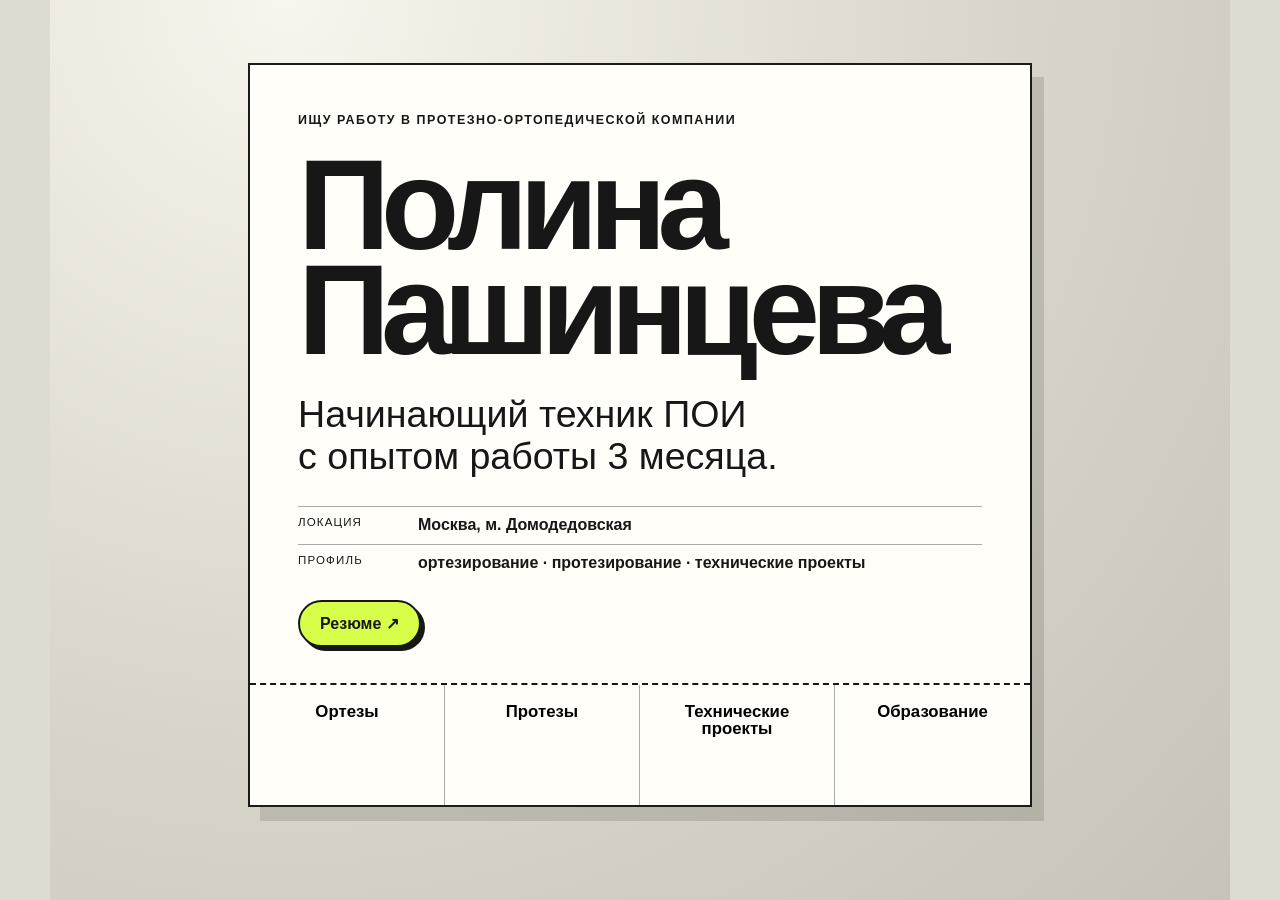
<file: index.html>
<!DOCTYPE html>

<html lang="ru">
<head>
<meta charset="utf-8"/>
<meta content="width=device-width,initial-scale=1" name="viewport"/>
<meta content="Портфолио Полины Пашинцевой — начинающего техника ПОИ" name="description"/>
<title>Полина Пашинцева — техник ПОИ</title>
<link href="styles.css" rel="stylesheet"/>
</head>
<body>
<main id="app">
<section aria-labelledby="intro-title" class="screen intro active" id="intro">
<div class="notice-wrap">
<article class="notice">
<p class="eyebrow">Ищу работу в протезно-ортопедической компании</p>
<h1 id="intro-title">Полина<br/>Пашинцева</h1>
<p class="lead">Начинающий техник ПОИ<br/>с опытом работы 3 месяца.</p>
<dl class="facts">
<div><dt>Локация</dt><dd>Москва, м. Домодедовская</dd></div>
<div><dt>Профиль</dt><dd>ортезирование · протезирование · технические проекты</dd></div>
</dl>
<a class="resume-btn" href="assets/docs/resume.pdf" rel="noopener" target="_blank">Резюме ↗</a>
<div aria-hidden="true" class="tear-line"></div>
<nav aria-label="Разделы портфолио" class="tear-tabs">
<button data-target="orthoses">Ортезы</button>
<button data-target="prostheses">Протезы</button>
<button data-target="projects">Технические проекты</button>
<button data-target="education">Образование</button>
</nav>
</article>
</div>
</section>
<section aria-labelledby="orthoses-title" class="screen" id="orthoses">
<header class="section-head"><div><p class="section-no">02</p><h2 id="orthoses-title">Ортезы</h2></div><button class="back" data-target="intro">← Назад</button></header>
<div class="category"><h3>Тутора</h3>
<div class="gallery">
<figure><img alt="Тутора в процессе изготовления" loading="lazy" src="assets/images/tutor-process.jpg"/></figure>
<figure><img alt="Готовые индивидуальные тутора" loading="lazy" src="assets/images/tutor-ready.jpg"/></figure>
<figure><img alt="Примерка туторов на пациенте" loading="lazy" src="assets/images/tutor-fitting.jpg"/></figure>
</div>
</div>
<div class="category"><h3>Аппараты</h3>
<div class="gallery">
<figure><img alt="Аппараты с декоративным принтом" loading="lazy" src="assets/images/apparatus-snake.jpg"/></figure>
<figure><img alt="Аппараты с шарнирными соединениями" loading="lazy" src="assets/images/apparatus-shark.jpg"/></figure>
<figure><img alt="Карбоновые элементы аппаратов" loading="lazy" src="assets/images/apparatus-carbon.jpg"/></figure>
</div>
</div>
<button class="bottom-back back" data-target="intro">← На главную</button>
</section>
<section aria-labelledby="prostheses-title" class="screen" id="prostheses">
<header class="section-head"><div><p class="section-no">03</p><h2 id="prostheses-title">Протезы</h2></div><button class="back" data-target="intro">← Назад</button></header>
<div class="category"><h3>Бионические</h3>
<div class="gallery gallery-two">
<figure><img alt="Приёмная гильза бионического протеза" loading="lazy" src="assets/images/bionic-socket.jpg"/></figure>
<figure><img alt="Внутренняя гильза протеза" loading="lazy" src="assets/images/bionic-insert.jpg"/></figure>
</div>
</div>
<div class="category"><h3>Тяговые</h3>
<div class="gallery gallery-one"><figure><img alt="Тяговый протез предплечья на пользователе" loading="lazy" src="assets/images/body-powered.jpg"/></figure></div>
</div>
<button class="bottom-back back" data-target="intro">← На главную</button>
</section>
<section aria-labelledby="projects-title" class="screen" id="projects">
<header class="section-head"><div><p class="section-no">04</p><h2 id="projects-title">Технические проекты</h2></div><button class="back" data-target="intro">← Назад</button></header>




<div class="project-launcher">
<a class="project-launch-button" href="emg.html"><span>01</span><strong>Измерение усилия открытия упаковки с помощью ЭМГ</strong><em>Arduino · EMG · эксперимент · анализ данных →</em></a>
<a class="project-launch-button" href="comment-analysis.html"><span>02</span><strong>Бот для анализа комментариев</strong><em>Python · Telegram · YouTube/VK API · VADER →</em></a>
<a class="project-launch-button" href="gait-analysis.html"><span>03</span><strong>Анализ походки и позы</strong><em>React · MediaPipe · компьютерное зрение →</em></a>
</div><button class="bottom-back back" data-target="intro">← На главную</button>
</section>
<section aria-labelledby="education-title" class="screen" id="education">
<header class="section-head"><div><p class="section-no">05</p><h2 id="education-title">Образование</h2></div><button class="back" data-target="intro">← Назад</button></header>
<p class="education-intro">Сейчас прохожу профессиональную переподготовку по программе «Инженер-технолог по протезированию верхних и нижних конечностей». Программа включает 438 академических часов теории и практики. Диплом получу в сентябре 2026 года.</p>
<div class="docs-grid">
<a class="doc-card" href="assets/docs/study-certificate.pdf" rel="noopener" target="_blank"><img alt="Превью справки об обучении" src="assets/images/study-certificate-preview.jpg"/><div><span>PDF</span><h3>Справка об обучении</h3><p>Подтверждение текущего обучения и сроков программы.</p></div></a>
<a class="doc-card" href="assets/docs/program.pdf" rel="noopener" target="_blank"><img alt="Превью модульной программы" src="assets/images/program-preview.jpg"/><div><span>PDF</span><h3>Программа обучения</h3><p>Модули, практика и общая длительность — 438 часов.</p></div></a>
<a class="doc-card" href="assets/docs/prof-standard.pdf" rel="noopener" target="_blank"><img alt="Превью профессионального стандарта" src="assets/images/prof-standard-preview.jpg"/><div><span>PDF</span><h3>Профстандарт</h3><p>Профессиональный стандарт «Инженер-протезист».</p></div></a>
</div>
<button class="bottom-back back" data-target="intro">← На главную</button>
</section>
</main>
<dialog id="lightbox"><button aria-label="Закрыть" id="lightbox-close">×</button><img alt="Увеличенное изображение" id="lightbox-img"/></dialog>
<script src="script.js"></script>
</body>
</html>
</file>
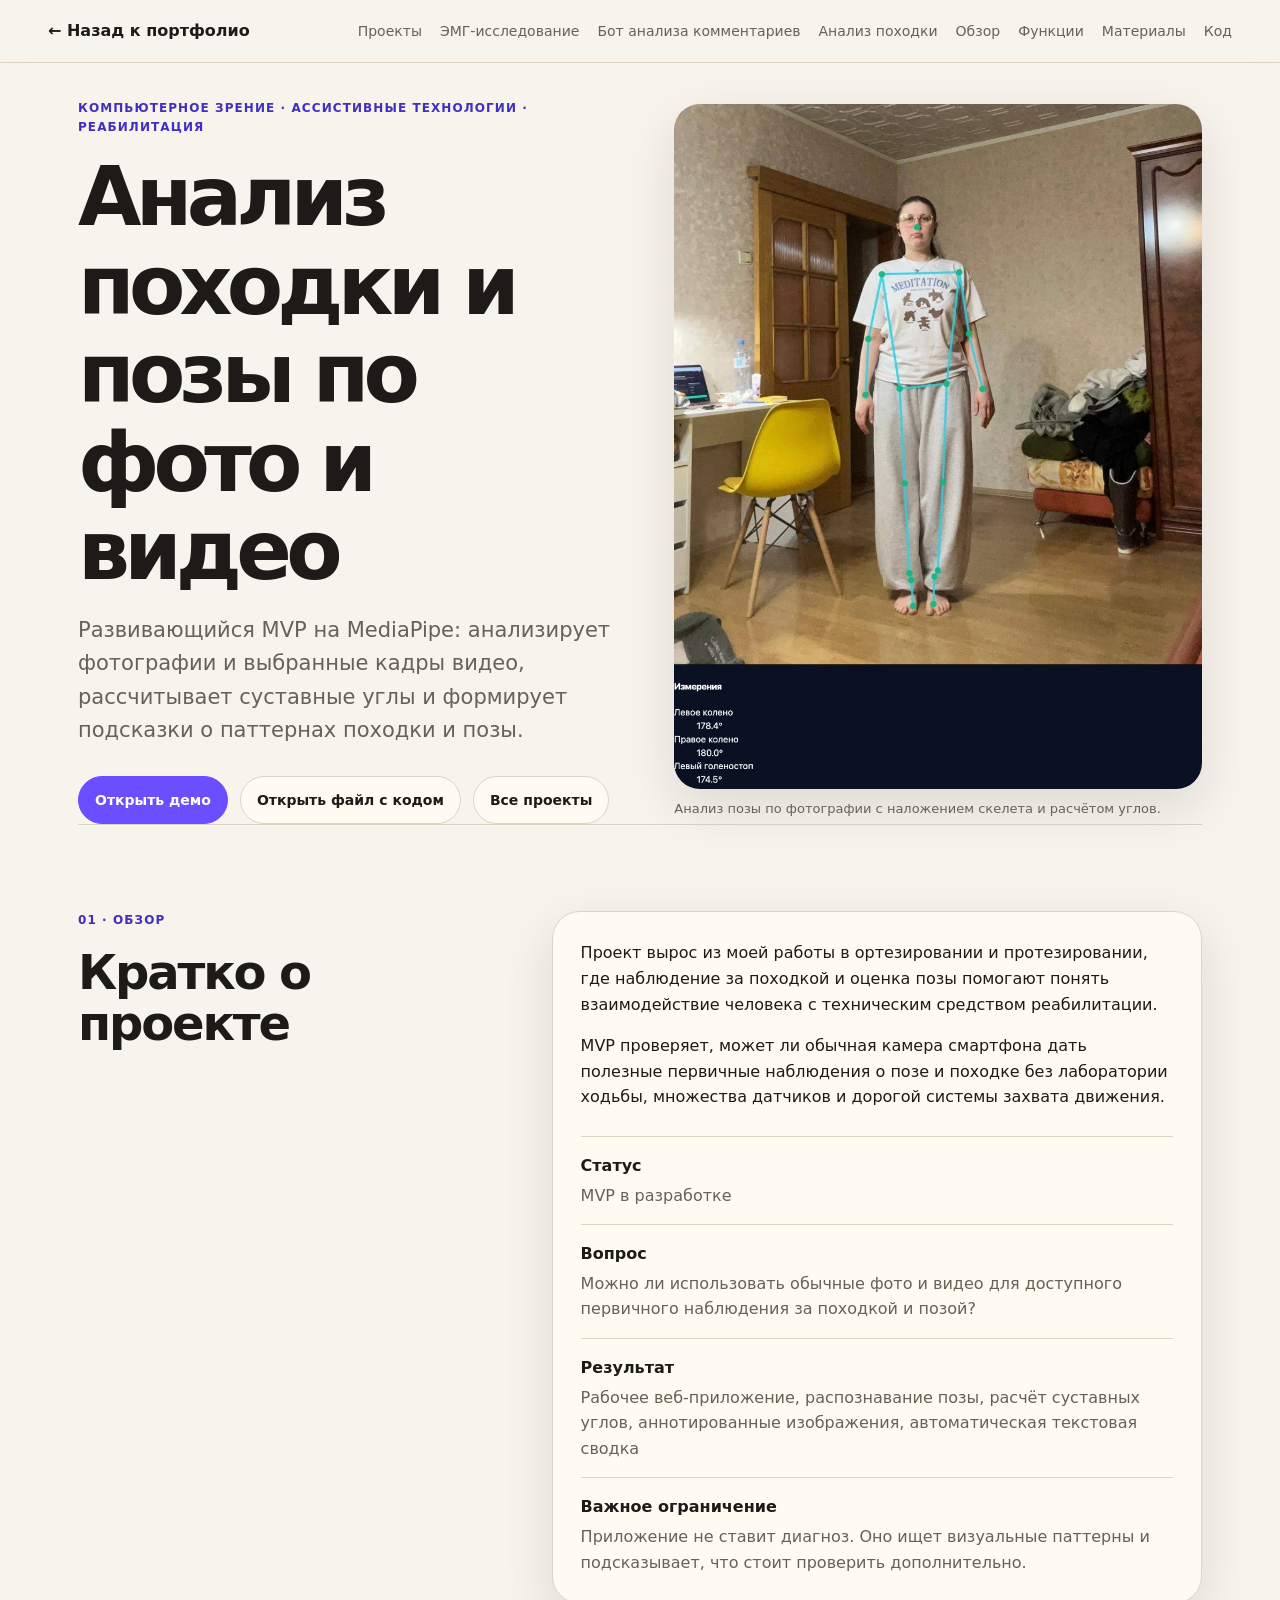
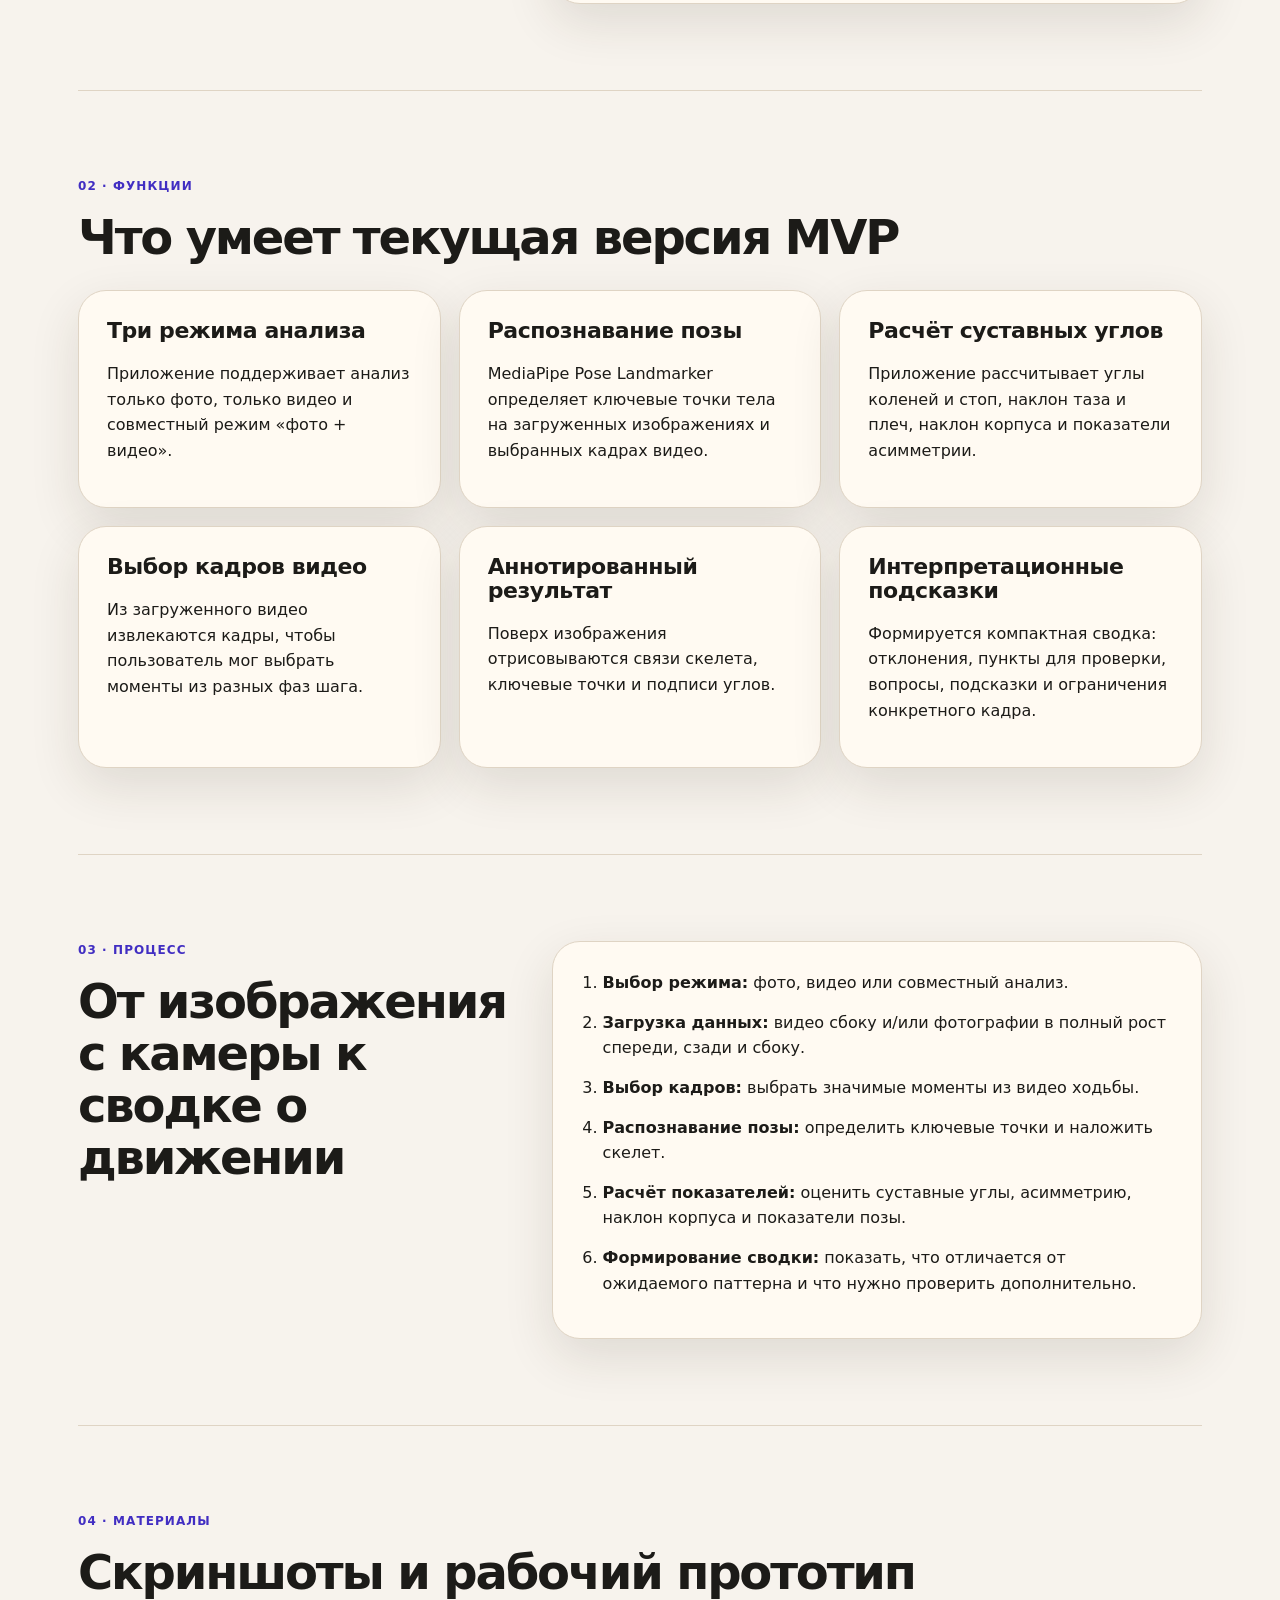
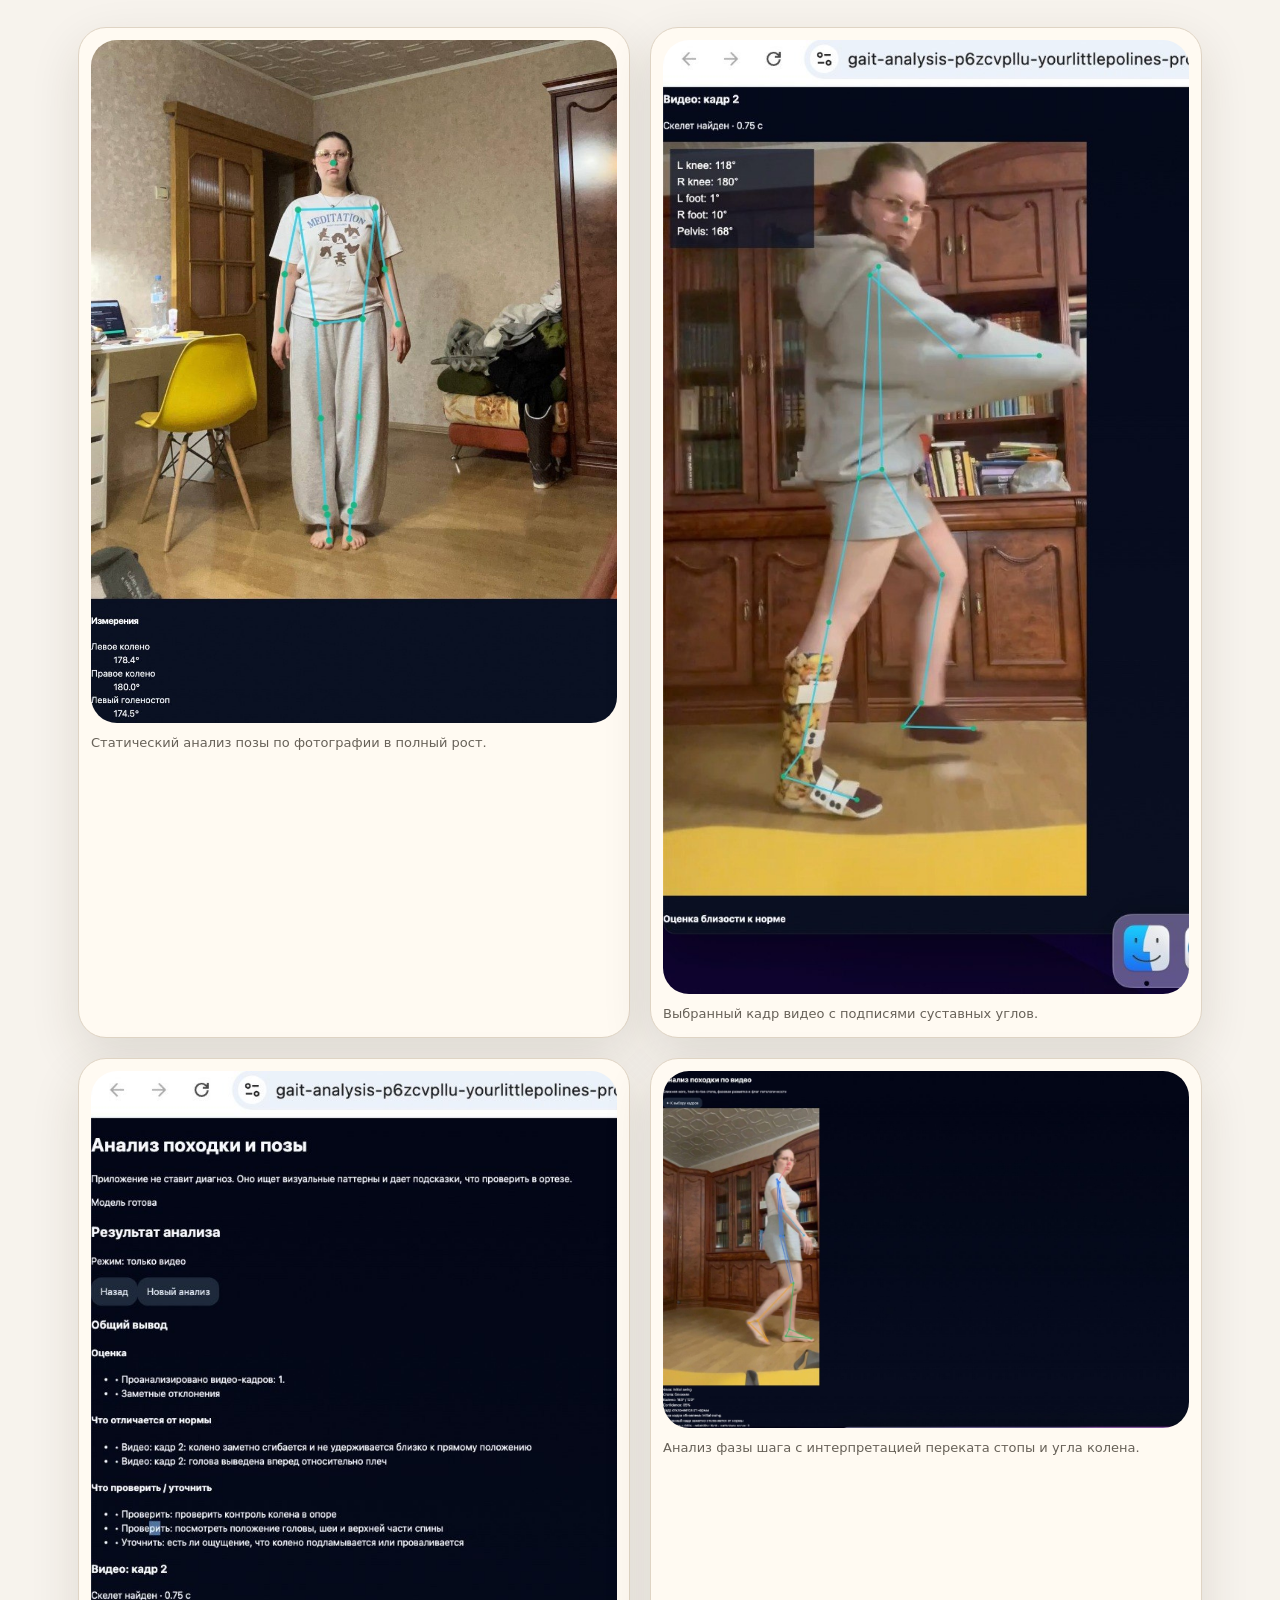
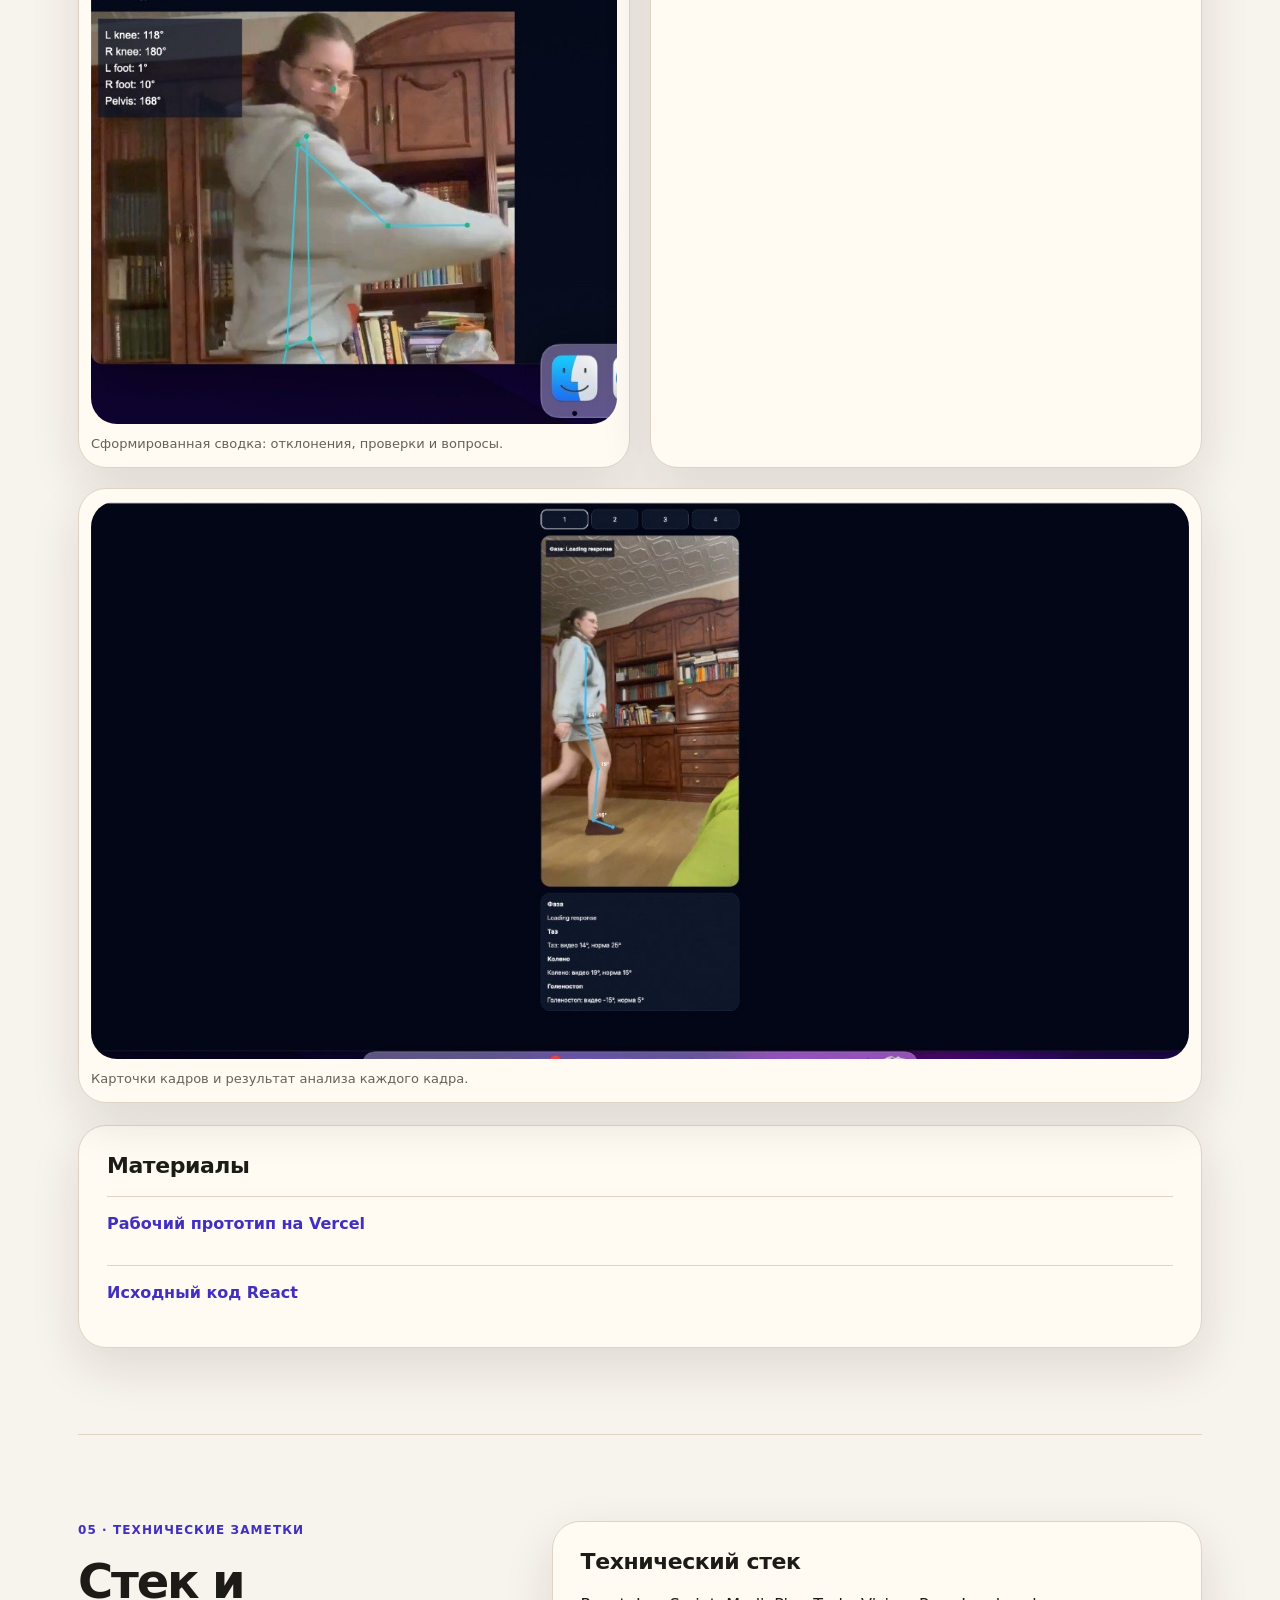
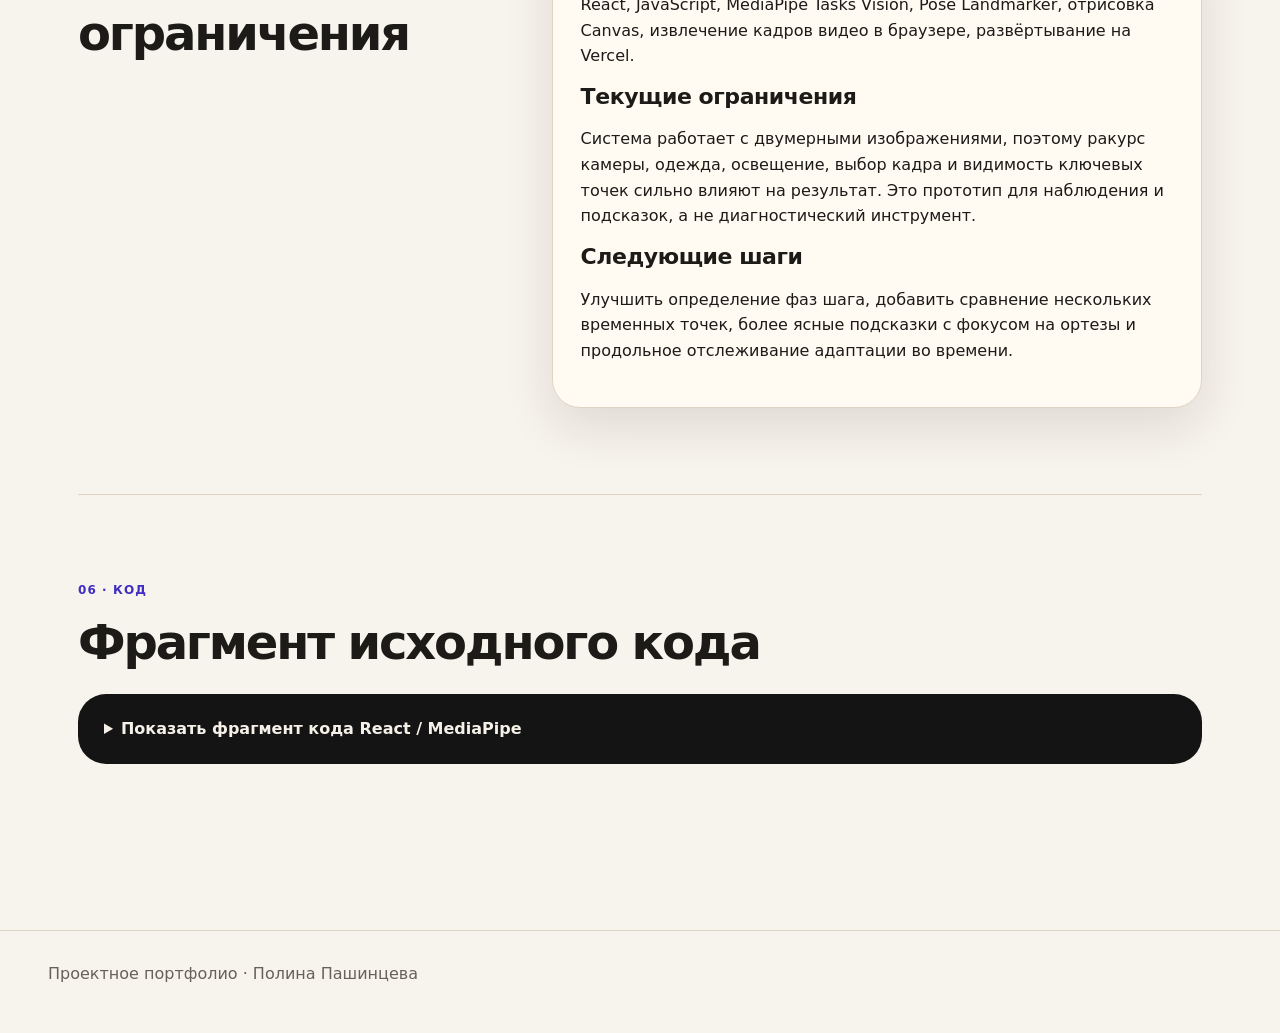
<file: gait-analysis.html>
<!DOCTYPE html>

<html lang="ru">
<head>
<meta charset="utf-8"/>
<meta content="width=device-width, initial-scale=1" name="viewport"/>
<title>Система анализа походки со смартфона | Полина Пашинцева</title>
<meta content="Portfolio case study: React and MediaPipe MVP for smartphone-based gait and posture analysis." name="description"/>
<link href="project-styles.css" rel="stylesheet"/>
</head>
<body class="project-page">
<header class="site-header">
<a class="brand" href="index.html#projects">← Назад к портфолио</a>
<nav aria-label="Site navigation">
<a href="index.html#projects">Проекты</a>
<a href="emg.html">ЭМГ-исследование</a>
<a href="comment-analysis.html">Бот анализа комментариев</a>
<a href="gait-analysis.html">Анализ походки</a>
<a href="#overview">Обзор</a>
<a href="#features">Функции</a>
<a href="#evidence">Материалы</a>
<a href="#code">Код</a>
</nav>
</header>
<main id="top">
<section class="hero">
<div class="hero-copy">
<p class="eyebrow">Компьютерное зрение · ассистивные технологии · реабилитация</p>
<h1>Анализ походки и позы по фото и видео</h1>
<p class="lead">Развивающийся MVP на MediaPipe: анализирует фотографии и выбранные кадры видео, рассчитывает суставные углы и формирует подсказки о паттернах походки и позы.</p>
<div aria-label="Project links" class="quick-actions">
<a class="button primary" href="https://gait-analysis-p6zcvpllu-yourlittlepolines-projects.vercel.app/" rel="noreferrer" target="_blank">Открыть демо</a>
<a class="button" href="project-assets/gait-analysis-app.jsx" target="_blank">Открыть файл с кодом</a>
<a class="button" href="index.html#projects">Все проекты</a>
</div>
</div>
<figure class="hero-media">
<img alt="Full-body photo with MediaPipe skeleton overlay and angle measurements" src="project-assets/gait-photo-pose.jpg"/>
<figcaption>Анализ позы по фотографии с наложением скелета и расчётом углов.</figcaption>
</figure>
</section>
<section class="section two-column" id="overview">
<div>
<p class="section-label">01 · Обзор</p>
<h2>Кратко о проекте</h2>
</div>
<div class="content-card">
<p>Проект вырос из моей работы в ортезировании и протезировании, где наблюдение за походкой и оценка позы помогают понять взаимодействие человека с техническим средством реабилитации.</p>
<p>MVP проверяет, может ли обычная камера смартфона дать полезные первичные наблюдения о позе и походке без лаборатории ходьбы, множества датчиков и дорогой системы захвата движения.</p>
<dl class="facts">
<div><dt>Статус</dt><dd>MVP в разработке</dd></div>
<div><dt>Вопрос</dt><dd>Можно ли использовать обычные фото и видео для доступного первичного наблюдения за походкой и позой?</dd></div>
<div><dt>Результат</dt><dd>Рабочее веб-приложение, распознавание позы, расчёт суставных углов, аннотированные изображения, автоматическая текстовая сводка</dd></div>
<div><dt>Важное ограничение</dt><dd>Приложение не ставит диагноз. Оно ищет визуальные паттерны и подсказывает, что стоит проверить дополнительно.</dd></div>
</dl>
</div>
</section>
<section class="section" id="features">
<p class="section-label">02 · Функции</p>
<h2>Что умеет текущая версия MVP</h2>
<div class="grid cards">
<article class="content-card">
<h3>Три режима анализа</h3>
<p>Приложение поддерживает анализ только фото, только видео и совместный режим «фото + видео».</p>
</article>
<article class="content-card">
<h3>Распознавание позы</h3>
<p>MediaPipe Pose Landmarker определяет ключевые точки тела на загруженных изображениях и выбранных кадрах видео.</p>
</article>
<article class="content-card">
<h3>Расчёт суставных углов</h3>
<p>Приложение рассчитывает углы коленей и стоп, наклон таза и плеч, наклон корпуса и показатели асимметрии.</p>
</article>
<article class="content-card">
<h3>Выбор кадров видео</h3>
<p>Из загруженного видео извлекаются кадры, чтобы пользователь мог выбрать моменты из разных фаз шага.</p>
</article>
<article class="content-card">
<h3>Аннотированный результат</h3>
<p>Поверх изображения отрисовываются связи скелета, ключевые точки и подписи углов.</p>
</article>
<article class="content-card">
<h3>Интерпретационные подсказки</h3>
<p>Формируется компактная сводка: отклонения, пункты для проверки, вопросы, подсказки и ограничения конкретного кадра.</p>
</article>
</div>
</section>
<section class="section two-column" id="workflow">
<div>
<p class="section-label">03 · Процесс</p>
<h2>От изображения с камеры к сводке о движении</h2>
</div>
<div class="content-card">
<ol class="steps">
<li><strong>Выбор режима:</strong> фото, видео или совместный анализ.</li>
<li><strong>Загрузка данных:</strong> видео сбоку и/или фотографии в полный рост спереди, сзади и сбоку.</li>
<li><strong>Выбор кадров:</strong> выбрать значимые моменты из видео ходьбы.</li>
<li><strong>Распознавание позы:</strong> определить ключевые точки и наложить скелет.</li>
<li><strong>Расчёт показателей:</strong> оценить суставные углы, асимметрию, наклон корпуса и показатели позы.</li>
<li><strong>Формирование сводки:</strong> показать, что отличается от ожидаемого паттерна и что нужно проверить дополнительно.</li>
</ol>
</div>
</section>
<section class="section" id="evidence">
<p class="section-label">04 · Материалы</p>
<h2>Скриншоты и рабочий прототип</h2>
<div class="media-grid three-media">
<figure>
<img alt="Photo analysis with skeleton overlay" src="project-assets/gait-photo-pose.jpg"/>
<figcaption>Статический анализ позы по фотографии в полный рост.</figcaption>
</figure>
<figure>
<img alt="Video frame analysis with skeleton overlay and angle values" src="project-assets/gait-video-frame.jpg"/>
<figcaption>Выбранный кадр видео с подписями суставных углов.</figcaption>
</figure>
<figure>
<img alt="Result page with generated gait and posture summary" src="project-assets/gait-results.jpg"/>
<figcaption>Сформированная сводка: отклонения, проверки и вопросы.</figcaption>
</figure>
<figure>
<img alt="Gait phase analysis screenshot" src="project-assets/gait-phase.jpg"/>
<figcaption>Анализ фазы шага с интерпретацией переката стопы и угла колена.</figcaption>
</figure>
<figure>
<img alt="Mobile-like interface showing selected gait frames and analysis cards" src="project-assets/gait-mobile-cards.jpg"/>
<figcaption>Карточки кадров и результат анализа каждого кадра.</figcaption>
</figure>
</div>
<div class="content-card wide links-card">
<h3>Материалы</h3>
<a href="https://gait-analysis-p6zcvpllu-yourlittlepolines-projects.vercel.app/" rel="noreferrer" target="_blank">Рабочий прототип на Vercel</a>
<a href="project-assets/gait-analysis-app.jsx" target="_blank">Исходный код React</a>
</div>
</section>
<section class="section two-column" id="technical">
<div>
<p class="section-label">05 · Технические заметки</p>
<h2>Стек и ограничения</h2>
</div>
<div class="content-card">
<h3>Технический стек</h3>
<p>React, JavaScript, MediaPipe Tasks Vision, Pose Landmarker, отрисовка Canvas, извлечение кадров видео в браузере, развёртывание на Vercel.</p>
<h3>Текущие ограничения</h3>
<p>Система работает с двумерными изображениями, поэтому ракурс камеры, одежда, освещение, выбор кадра и видимость ключевых точек сильно влияют на результат. Это прототип для наблюдения и подсказок, а не диагностический инструмент.</p>
<h3>Следующие шаги</h3>
<p>Улучшить определение фаз шага, добавить сравнение нескольких временных точек, более ясные подсказки с фокусом на ортезы и продольное отслеживание адаптации во времени.</p>
</div>
</section>
<section class="section" id="code">
<p class="section-label">06 · Код</p>
<h2>Фрагмент исходного кода</h2>
<details class="code-block">
<summary>Показать фрагмент кода React / MediaPipe</summary>
<pre><code>import React, { useEffect, useMemo, useRef, useState } from "react";
import { FilesetResolver, PoseLandmarker } from "@mediapipe/tasks-vision";

const MODEL_URL =
  "https://storage.googleapis.com/mediapipe-models/pose_landmarker/pose_landmarker_full/float16/latest/pose_landmarker_full.task";

const ANALYSIS_MODES = {
  VIDEO: "video",
  PHOTO: "photo",
  BOTH: "both",
};

const LANDMARKS = {
  nose: 0,
  leftShoulder: 11,
  rightShoulder: 12,
  leftHip: 23,
  rightHip: 24,
  leftKnee: 25,
  rightKnee: 26,
  leftAnkle: 27,
  rightAnkle: 28,
  leftHeel: 29,
  rightHeel: 30,
  leftFootIndex: 31,
  rightFootIndex: 32,
};

function computeMetrics(landmarks, view) {
  const l = getPointGetter(landmarks);
  const leftKneeAngle = angleAt(l("leftHip"), l("leftKnee"), l("leftAnkle"));
  const rightKneeAngle = angleAt(l("rightHip"), l("rightKnee"), l("rightAnkle"));
  const leftFootPitch = lineAngle(l("leftHeel"), l("leftFootIndex"));
  const rightFootPitch = lineAngle(l("rightHeel"), l("rightFootIndex"));

  return {
    leftKneeAngle,
    rightKneeAngle,
    leftFootPitch,
    rightFootPitch,
  };
}</code></pre>
</details>
</section>
</main>
<footer>
<p>Проектное портфолио · Полина Пашинцева</p>
</footer>
</body>
</html>
</file>
<file: styles.css>
:root{--paper:#f5f0e5;--ink:#171717;--muted:#6f6a60;--line:#1b1b1b;--accent:#d7ff49;--pink:#ff69c9;--yellow:#ffd643;--blue:#7ed8ff;--max:1180px}
*{box-sizing:border-box}html{scroll-behavior:smooth}body{margin:0;background:#dedbd2;color:var(--ink);font-family:Arial,Helvetica,sans-serif}button,a{font:inherit}.screen{display:none;max-width:var(--max);min-height:100vh;margin:0 auto;padding:42px 32px 72px;background:var(--paper)}.screen.active{display:block;animation:enter .35s ease}@keyframes enter{from{opacity:0;transform:translateY(8px)}to{opacity:1;transform:none}}
.intro{place-items:center;background:radial-gradient(circle at 20% 0,#f8f5ee 0,#d9d5ca 55%,#c7c3b9 100%)}.intro.active{display:grid}.notice-wrap{width:min(820px,95vw);padding:18px}.notice{position:relative;background:#fffef9;border:2px solid var(--line);box-shadow:12px 14px 0 rgba(0,0,0,.12);padding:48px 48px 0}.eyebrow{text-transform:uppercase;letter-spacing:.12em;font-size:.78rem;font-weight:700;margin:0 0 26px}.notice h1{font-size:clamp(3.8rem,10vw,8rem);line-height:.82;letter-spacing:-.07em;margin:0 0 30px}.lead{font-size:clamp(1.35rem,3vw,2.35rem);line-height:1.12;margin:0 0 28px;max-width:630px}.facts{display:grid;gap:10px;margin:0 0 28px}.facts div{display:grid;grid-template-columns:120px 1fr;border-top:1px solid #aaa;padding-top:9px}.facts dt{text-transform:uppercase;font-size:.72rem;letter-spacing:.1em}.facts dd{margin:0;font-weight:700}.resume-btn{display:inline-block;color:var(--ink);background:var(--accent);border:2px solid var(--ink);border-radius:999px;padding:12px 20px;text-decoration:none;font-weight:800;box-shadow:4px 4px 0 var(--ink);margin-bottom:36px}.resume-btn:hover{transform:translate(-1px,-1px);box-shadow:6px 6px 0 var(--ink)}.tear-line{border-top:2px dashed var(--ink);margin:0 -48px}.tear-tabs{display:grid;grid-template-columns:repeat(4,1fr);margin:0 -48px}.tear-tabs button{min-height:150px;border:0;border-right:1px solid #aaa;background:#fffef9;writing-mode:vertical-rl;transform:rotate(180deg);font-weight:800;font-size:1.05rem;cursor:pointer;padding:18px}.tear-tabs button:last-child{border-right:0}.tear-tabs button:nth-child(1):hover{background:var(--accent)}.tear-tabs button:nth-child(2):hover{background:var(--pink)}.tear-tabs button:nth-child(3):hover{background:var(--yellow)}.tear-tabs button:nth-child(4):hover{background:var(--blue)}
.section-head{display:flex;align-items:flex-start;justify-content:space-between;border-bottom:3px solid var(--ink);padding-bottom:22px;margin-bottom:42px}.section-no{font-size:.78rem;font-weight:800;letter-spacing:.15em;margin:0 0 8px}.section-head h2{font-size:clamp(3rem,8vw,6.6rem);letter-spacing:-.06em;line-height:.9;margin:0}.back,.bottom-back{border:2px solid var(--ink);background:transparent;border-radius:999px;padding:10px 16px;font-weight:800;cursor:pointer}.back:hover,.bottom-back:hover{background:var(--ink);color:white}.category{margin:0 0 70px}.category>h3{font-size:clamp(2rem,4vw,3.5rem);margin:0 0 8px}.category>p{color:var(--muted);font-size:1.05rem;margin:0 0 20px}.gallery{display:grid;grid-template-columns:repeat(3,1fr);gap:18px}.gallery-two{grid-template-columns:repeat(2,1fr)}.gallery-one{grid-template-columns:minmax(280px,620px)}figure{margin:0;background:white;border:2px solid var(--ink);overflow:hidden;cursor:zoom-in}figure img{width:100%;aspect-ratio:4/5;display:block;object-fit:cover;transition:transform .35s ease}figure:hover img{transform:scale(1.025)}figcaption{padding:12px 14px;font-weight:700;border-top:2px solid var(--ink)}.bottom-back{display:block;margin:40px 0 0 auto}
.project-tabs{display:flex;flex-wrap:wrap;gap:10px;margin-bottom:28px}.project-tab{border:2px solid var(--ink);border-radius:999px;background:transparent;padding:11px 16px;font-weight:800;cursor:pointer}.project-tab.active{background:var(--ink);color:#fff}.project-panel{display:none;grid-template-columns:minmax(260px,.85fr) 1.15fr;gap:38px;align-items:center;border-top:1px solid #aaa;padding-top:30px}.project-panel.active{display:grid}.project-panel h3{font-size:clamp(2rem,4vw,4rem);line-height:.95;letter-spacing:-.04em;margin:8px 0 20px}.project-panel p{font-size:1.08rem;line-height:1.55}.project-kicker{text-transform:uppercase;letter-spacing:.1em;font-size:.75rem!important;font-weight:800}.project-visual{min-height:420px;border:2px solid var(--ink);display:grid;place-items:center;position:relative;overflow:hidden;background:#fff}.project-visual>span{font-size:5rem;font-weight:900;z-index:2}.emg-visual{background:var(--accent)}.wave{position:absolute;width:130%;height:130px;background:repeating-linear-gradient(90deg,transparent 0 26px,var(--ink) 27px 29px);clip-path:polygon(0 48%,5% 48%,8% 20%,12% 80%,16% 38%,20% 58%,24% 48%,100% 48%)}.gait-visual{background:var(--blue)}.leg-line{position:absolute;width:170px;height:300px;border-left:18px solid var(--ink);border-bottom:18px solid var(--ink);transform:rotate(-18deg);border-radius:14px}.comments-visual{background:var(--pink);grid-template-columns:repeat(3,1fr);font-size:3rem}.comments-visual span{font-size:4rem}.text-link{display:inline-block;margin-top:10px;color:var(--ink);font-weight:900;text-decoration-thickness:2px}
.education-intro{max-width:840px;font-size:clamp(1.35rem,2.7vw,2.25rem);line-height:1.25;margin:0 0 36px}.docs-grid{display:grid;grid-template-columns:repeat(2,1fr);gap:22px}.doc-card{display:grid;grid-template-columns:160px 1fr;background:#fff;border:2px solid var(--ink);text-decoration:none;color:var(--ink);transition:.2s}.doc-card:hover{transform:translate(-4px,-4px);box-shadow:7px 7px 0 var(--ink)}.doc-card img{width:100%;height:220px;object-fit:cover;object-position:top;border-right:2px solid var(--ink)}.doc-card div{padding:20px}.doc-card span{font-size:.7rem;font-weight:900;letter-spacing:.12em;background:var(--yellow);padding:5px 7px}.doc-card h3{font-size:1.55rem;margin:18px 0 8px}.doc-card p{color:var(--muted);line-height:1.4;margin:0}.doc-card:last-child{grid-column:1/-1;max-width:calc(50% - 11px)}
#lightbox{border:0;background:transparent;padding:0;max-width:92vw;max-height:92vh}#lightbox::backdrop{background:rgba(0,0,0,.88)}#lightbox img{display:block;max-width:92vw;max-height:88vh;object-fit:contain}#lightbox-close{position:fixed;top:16px;right:20px;width:46px;height:46px;border:0;border-radius:50%;background:white;font-size:2rem;cursor:pointer}
@media(max-width:760px){.screen{padding:26px 18px 56px}.notice{padding:30px 24px 0}.notice h1{font-size:4.2rem}.tear-line{margin:0 -24px}.tear-tabs{margin:0 -24px;grid-template-columns:repeat(2,1fr)}.tear-tabs button{min-height:105px;writing-mode:horizontal-tb;transform:none;border-bottom:1px solid #aaa}.facts div{grid-template-columns:1fr}.facts dd{margin-top:4px}.section-head{gap:16px}.section-head h2{font-size:3.5rem}.gallery,.gallery-two{grid-template-columns:1fr}.project-panel{grid-template-columns:1fr}.project-visual{min-height:300px}.docs-grid{grid-template-columns:1fr}.doc-card,.doc-card:last-child{grid-column:auto;max-width:none;grid-template-columns:120px 1fr}.doc-card img{height:190px}}

/* Revisions */
.tear-tabs{grid-template-columns:repeat(4,minmax(0,1fr))}
.tear-tabs button{writing-mode:horizontal-tb;transform:none;min-height:120px;display:flex;align-items:flex-start;justify-content:center;text-align:center;line-height:1.05;padding:18px 8px;overflow-wrap:anywhere}
.category>h3{margin-bottom:20px}
.gallery figure{border:2px solid var(--ink)}
.project-launcher{display:grid;gap:18px;max-width:980px}
.project-launch-button{display:grid;grid-template-columns:70px 1fr;gap:6px 20px;align-items:start;padding:24px;border:2px solid var(--ink);background:#fff;color:var(--ink);text-decoration:none;box-shadow:6px 6px 0 rgba(0,0,0,.12);transition:.2s}
.project-launch-button:hover{transform:translate(-3px,-3px);box-shadow:9px 9px 0 var(--ink)}
.project-launch-button span{grid-row:1/3;font-size:1rem;font-weight:900;letter-spacing:.12em}
.project-launch-button strong{font-size:clamp(1.5rem,3vw,2.8rem);line-height:1.02;letter-spacing:-.035em}
.project-launch-button em{font-style:normal;color:var(--muted);font-weight:700}
@media(max-width:760px){.tear-tabs{grid-template-columns:1fr 1fr}.tear-tabs button{min-height:92px}.project-launch-button{grid-template-columns:45px 1fr;padding:18px;gap:6px 12px}}
</file>
<file: project-styles.css>
:root {
  --bg: #f7f3ed;
  --paper: #fffaf2;
  --ink: #1c1b18;
  --muted: #676158;
  --line: #dfd4c4;
  --accent: #6b4eff;
  --accent-dark: #412ec2;
  --soft: #eee7dd;
  --shadow: 0 18px 50px rgba(50, 38, 23, 0.12);
}

* { box-sizing: border-box; }
html { scroll-behavior: smooth; }
body {
  margin: 0;
  background: var(--bg);
  color: var(--ink);
  font-family: Inter, ui-sans-serif, system-ui, -apple-system, BlinkMacSystemFont, "Segoe UI", sans-serif;
  line-height: 1.6;
}

.site-header {
  position: sticky;
  top: 0;
  z-index: 10;
  display: flex;
  justify-content: space-between;
  align-items: center;
  gap: 24px;
  padding: 18px 48px;
  background: rgba(247, 243, 237, 0.9);
  backdrop-filter: blur(14px);
  border-bottom: 1px solid var(--line);
}

.brand { font-weight: 800; color: var(--ink); text-decoration: none; }
nav { display: flex; gap: 18px; flex-wrap: wrap; }
nav a { color: var(--muted); text-decoration: none; font-size: 14px; }
nav a:hover { color: var(--accent-dark); }

main { max-width: 1180px; margin: 0 auto; padding: 36px 28px 80px; }
.hero {
  display: grid;
  grid-template-columns: 1.03fr 0.97fr;
  gap: 36px;
  align-items: center;
  min-height: 80vh;
}

.eyebrow, .section-label {
  color: var(--accent-dark);
  font-weight: 800;
  text-transform: uppercase;
  letter-spacing: 0.09em;
  font-size: 12px;
}

h1, h2, h3 { line-height: 1.08; margin: 0 0 18px; }
h1 { font-size: clamp(42px, 7vw, 82px); letter-spacing: -0.07em; }
h2 { font-size: clamp(30px, 4vw, 48px); letter-spacing: -0.045em; }
h3 { font-size: 22px; letter-spacing: -0.02em; }
p { margin: 0 0 16px; }
.lead { font-size: 21px; color: var(--muted); max-width: 720px; }

.quick-actions { display: flex; flex-wrap: wrap; gap: 12px; margin-top: 28px; }
.button {
  display: inline-flex;
  align-items: center;
  justify-content: center;
  padding: 12px 16px;
  border: 1px solid var(--line);
  border-radius: 999px;
  color: var(--ink);
  text-decoration: none;
  font-weight: 750;
  background: var(--paper);
}
.button.primary { background: var(--accent); color: white; border-color: var(--accent); }
.button:hover { transform: translateY(-1px); box-shadow: var(--shadow); }

figure { margin: 0; }
img, video { width: 100%; display: block; border-radius: 26px; }
.hero-media img, .content-card, .stat-card, .media-grid figure { box-shadow: var(--shadow); }
figcaption { color: var(--muted); font-size: 13px; margin-top: 10px; }

.section { padding: 86px 0; border-top: 1px solid var(--line); }
.two-column { display: grid; grid-template-columns: 0.8fr 1.2fr; gap: 40px; }
.content-card, .stat-card {
  background: var(--paper);
  border: 1px solid var(--line);
  border-radius: 28px;
  padding: 28px;
}
.content-card.wide { margin-top: 22px; }
.grid.cards { display: grid; grid-template-columns: repeat(3, 1fr); gap: 18px; margin-top: 26px; }
.media-grid { display: grid; grid-template-columns: 1fr 1fr; gap: 20px; margin-top: 28px; }
.media-grid figure { background: var(--paper); border-radius: 28px; padding: 12px; border: 1px solid var(--line); }

.facts { margin: 26px 0 0; display: grid; gap: 16px; }
.facts div { padding-top: 16px; border-top: 1px solid var(--line); }
dt { font-weight: 800; }
dd { margin: 4px 0 0; color: var(--muted); }
.steps { margin: 0; padding-left: 22px; }
.steps li { margin-bottom: 14px; }

.result-grid { display: grid; grid-template-columns: repeat(3, 1fr); gap: 18px; margin: 26px 0 0; }
.stat-card span { display: block; font-size: 48px; line-height: 1; letter-spacing: -0.05em; font-weight: 900; color: var(--accent-dark); margin-bottom: 14px; }
.stat-card p { color: var(--muted); margin: 0; }

.evidence-layout { display: grid; grid-template-columns: 1.3fr 0.7fr; gap: 20px; margin-top: 26px; }
.links-card { display: flex; flex-direction: column; gap: 14px; }
.links-card h3 { margin-bottom: 4px; }
.links-card a { color: var(--accent-dark); font-weight: 800; text-decoration: none; padding: 14px 0; border-top: 1px solid var(--line); }
.links-card a:hover { text-decoration: underline; }

.code-block {
  background: #141414;
  color: #f6f1e8;
  border-radius: 28px;
  overflow: hidden;
  margin-top: 26px;
}
summary { cursor: pointer; padding: 22px 26px; font-weight: 800; }
pre { margin: 0; padding: 0 26px 26px; overflow-x: auto; }
code { font-family: "SFMono-Regular", Consolas, monospace; font-size: 13px; }

footer { border-top: 1px solid var(--line); padding: 30px 48px; color: var(--muted); }

@media (max-width: 860px) {
  .site-header { align-items: flex-start; flex-direction: column; padding: 16px 22px; }
  main { padding: 20px 18px 64px; }
  .hero, .two-column, .grid.cards, .media-grid, .result-grid, .evidence-layout { grid-template-columns: 1fr; }
  .hero { min-height: auto; padding: 38px 0 70px; }
  nav { gap: 12px; }
}
.note {
  color: var(--muted);
  font-size: 14px;
  margin-top: -4px;
}

.home-hero {
  min-height: 46vh;
  display: flex;
  flex-direction: column;
  justify-content: center;
  padding: 72px 0 36px;
}
.home-hero h1 { max-width: 960px; }
.project-cards-section { padding-top: 60px; }
.project-card-grid {
  display: grid;
  grid-template-columns: repeat(3, minmax(0, 1fr));
  gap: 22px;
  margin-top: 26px;
}
.project-card {
  background: var(--paper);
  border: 1px solid var(--line);
  border-radius: 30px;
  overflow: hidden;
  box-shadow: var(--shadow);
  min-height: 100%;
}
.project-card a { color: inherit; text-decoration: none; display: flex; flex-direction: column; height: 100%; }
.project-card img, .project-card video { aspect-ratio: 4 / 3; object-fit: cover; border-radius: 0; }
.project-card-copy { padding: 24px; display: flex; flex-direction: column; flex: 1; }
.project-card-copy p:not(.eyebrow) { color: var(--muted); }
.project-card-copy span { margin-top: auto; color: var(--accent-dark); font-weight: 900; }
.project-card:hover { transform: translateY(-3px); }
.project-card.featured { border-color: rgba(107, 78, 255, 0.45); }
.three-media { grid-template-columns: repeat(2, 1fr); }
.three-media figure:last-child { grid-column: 1 / -1; }

@media (max-width: 860px) {
  .project-card-grid, .three-media { grid-template-columns: 1fr; }
  .three-media figure:last-child { grid-column: auto; }
}

body.project-page .brand{white-space:nowrap} body.project-page .site-header nav{justify-content:flex-end}.hero-media img,.media-grid img{object-position:center}.quick-actions a{font-size:14px}@media(max-width:760px){body.project-page .site-header{padding:14px 18px;align-items:flex-start}body.project-page .site-header nav{gap:10px}.hero{min-height:auto}.hero h1{font-size:42px}}
</file>
